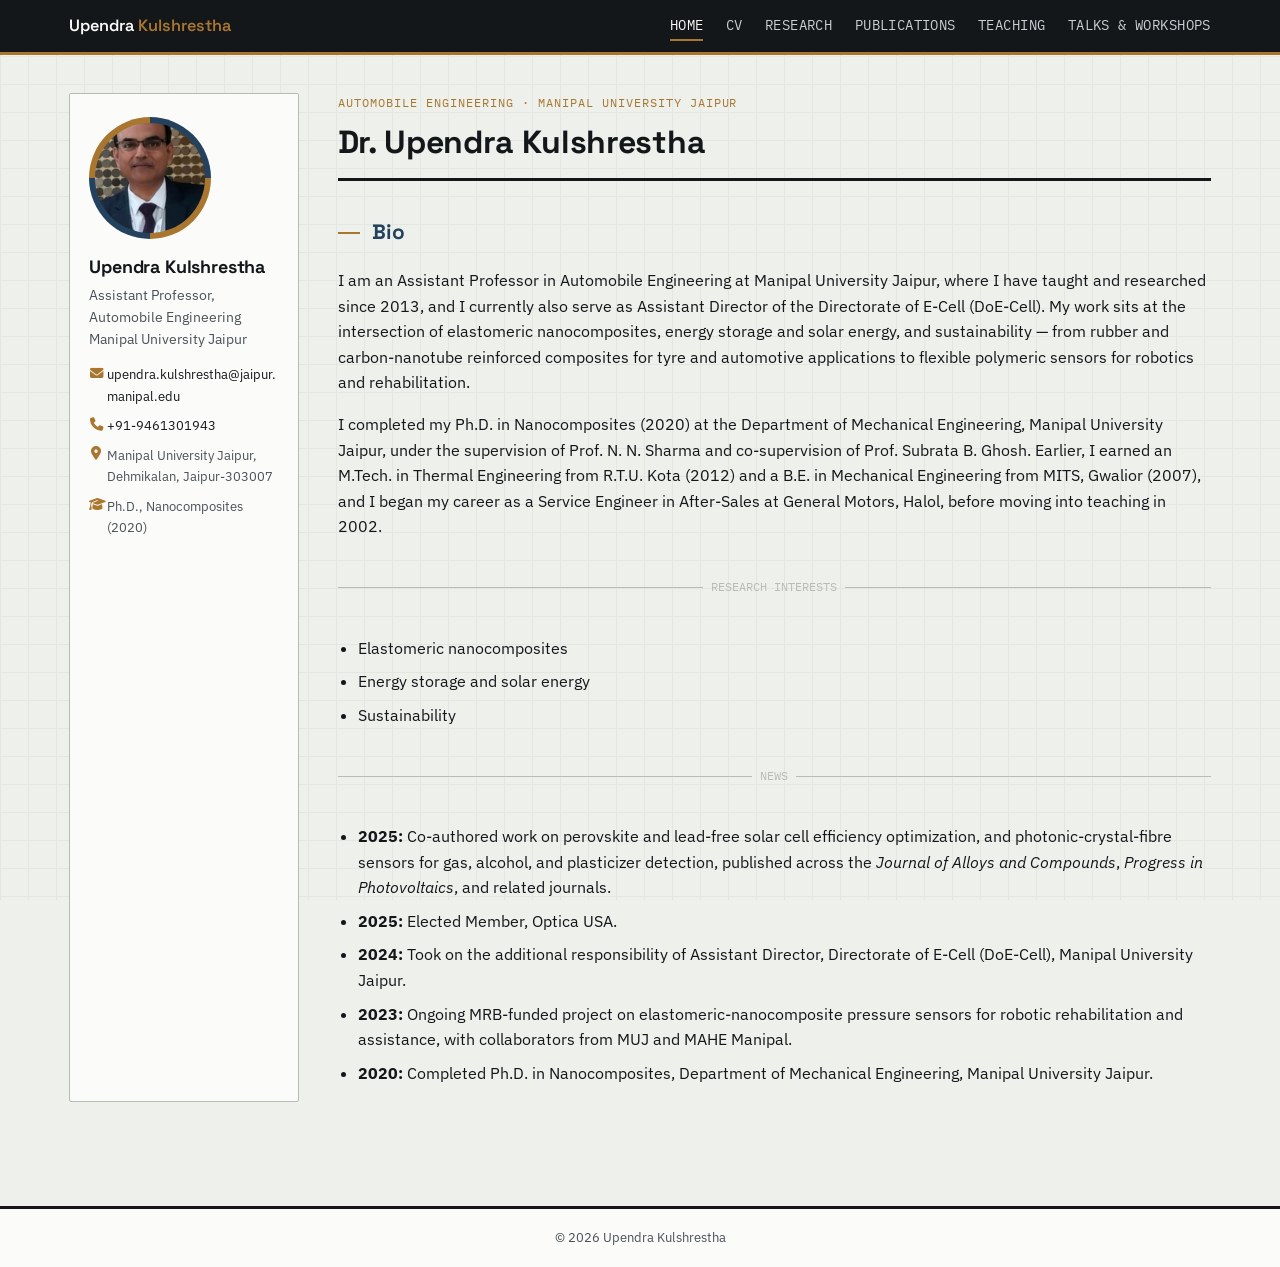
<file: index.html>
<!DOCTYPE html>
<html lang="en">
<head>
<meta charset="UTF-8">
<title>Dr. Upendra Kulshrestha — Home</title>
<meta name="viewport" content="width=device-width, initial-scale=1.0">
<meta name="description" content="Dr. Upendra Kulshrestha — Assistant Professor, Automobile Engineering, Manipal University Jaipur.">
<link rel="stylesheet" href="assets/css/main.css">
<link rel="stylesheet" href="https://cdnjs.cloudflare.com/ajax/libs/font-awesome/6.5.1/css/all.min.css">
</head>
<body>

<div class="topbar">
  <div class="topbar__inner">
    <div class="topbar__brand">Upendra <span>Kulshrestha</span></div>
    <nav>
      <a href="index.html" class="current">Home</a>
      <a href="cv.html">CV</a>
      <a href="research.html">Research</a>
      <a href="publications.html">Publications</a>
      <a href="teaching.html">Teaching</a>
      <a href="talks.html">Talks &amp; Workshops</a>
    </nav>
  </div>
</div>

<div class="shell">
  <aside class="card">
    <div class="badge"><img src="images/profile.jpg" alt="Upendra Kulshrestha" class="badge__photo"></div>
    <h3>Upendra Kulshrestha</h3>
    <div class="role">Assistant Professor, Automobile Engineering<br>Manipal University Jaipur</div>
    <ul>
      <li><i class="fa-solid fa-envelope"></i><a href="mailto:upendra.kulshrestha@jaipur.manipal.edu">upendra.kulshrestha@jaipur.manipal.edu</a></li>
      <li><i class="fa-solid fa-phone"></i><a href="tel:+919461301943">+91-9461301943</a></li>
      <li><i class="fa-solid fa-location-dot"></i>Manipal University Jaipur, Dehmikalan, Jaipur-303007</li>
      <li><i class="fa-solid fa-graduation-cap"></i>Ph.D., Nanocomposites (2020)</li>
    </ul>
  </aside>

  <article>
    <span class="page__kicker">Automobile Engineering &middot; Manipal University Jaipur</span>
    <h1 class="page__title">Dr. Upendra Kulshrestha</h1>

    <section class="block">
      <h1>Bio</h1>
      <p>I am an Assistant Professor in Automobile Engineering at Manipal University Jaipur, where I have taught
      and researched since 2013, and I currently also serve as Assistant Director of the Directorate of
      E-Cell (DoE-Cell). My work sits at the intersection of elastomeric nanocomposites, energy storage and
      solar energy, and sustainability &mdash; from rubber and carbon-nanotube reinforced composites for tyre
      and automotive applications to flexible polymeric sensors for robotics and rehabilitation.</p>
      <p>I completed my Ph.D. in Nanocomposites (2020) at the Department of Mechanical Engineering, Manipal
      University Jaipur, under the supervision of Prof. N. N. Sharma and co-supervision of Prof. Subrata B.
      Ghosh. Earlier, I earned an M.Tech. in Thermal Engineering from R.T.U. Kota (2012) and a B.E. in
      Mechanical Engineering from MITS, Gwalior (2007), and I began my career as a Service Engineer in
      After-Sales at General Motors, Halol, before moving into teaching in 2002.</p>
    </section>

    <div class="dim"><span>RESEARCH INTERESTS</span></div>

    <section class="block">
      <ul class="plain">
        <li>Elastomeric nanocomposites</li>
        <li>Energy storage and solar energy</li>
        <li>Sustainability</li>
      </ul>
    </section>

    <div class="dim"><span>NEWS</span></div>

    <section class="block">
      <ul class="plain">
        <li><strong>2025:</strong> Co-authored work on perovskite and lead-free solar cell efficiency
        optimization, and photonic-crystal-fibre sensors for gas, alcohol, and plasticizer detection,
        published across the <em>Journal of Alloys and Compounds</em>, <em>Progress in Photovoltaics</em>, and
        related journals.</li>
        <li><strong>2025:</strong> Elected Member, Optica USA.</li>
        <li><strong>2024:</strong> Took on the additional responsibility of Assistant Director, Directorate of
        E-Cell (DoE-Cell), Manipal University Jaipur.</li>
        <li><strong>2023:</strong> Ongoing MRB-funded project on elastomeric-nanocomposite pressure sensors for
        robotic rehabilitation and assistance, with collaborators from MUJ and MAHE Manipal.</li>
        <li><strong>2020:</strong> Completed Ph.D. in Nanocomposites, Department of Mechanical Engineering,
        Manipal University Jaipur.</li>
      </ul>
    </section>
  </article>
</div>

<footer class="page__footer">&copy; 2026 Upendra Kulshrestha</footer>
</body>
</html>
</file>
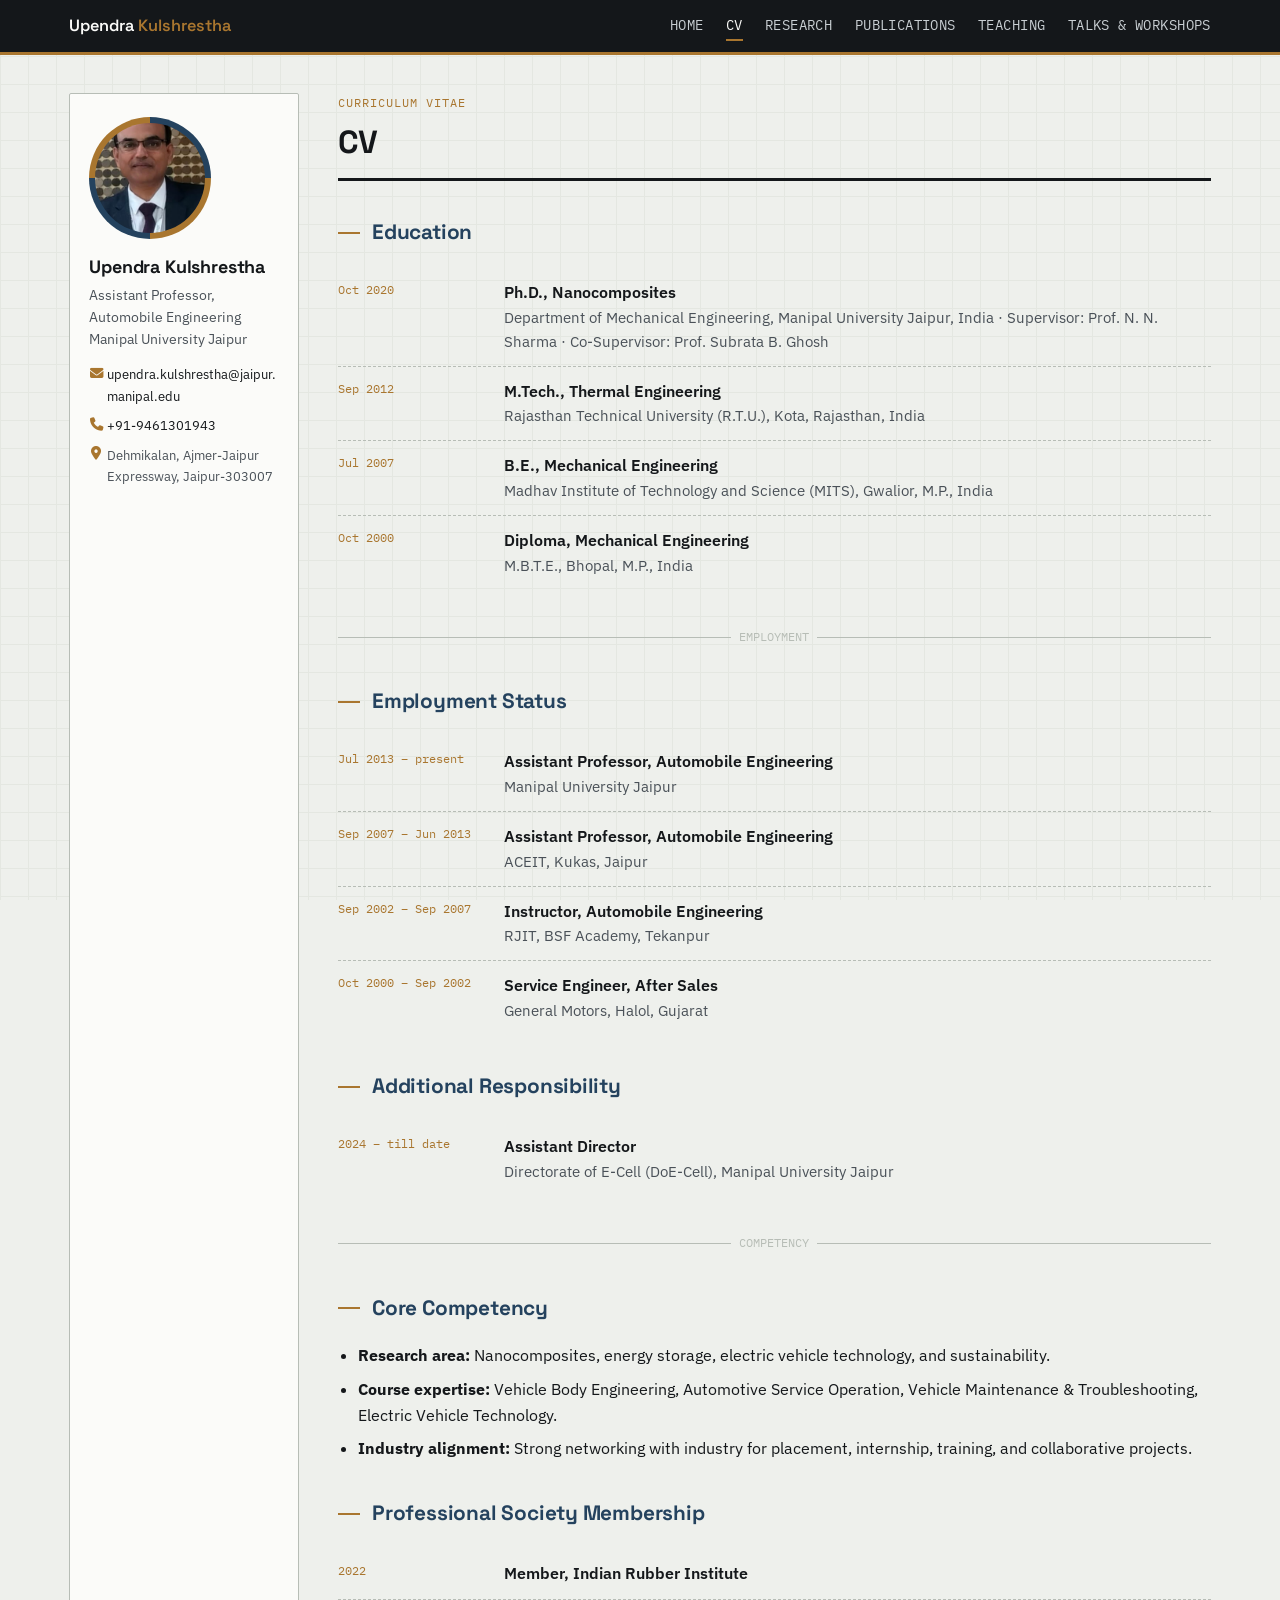
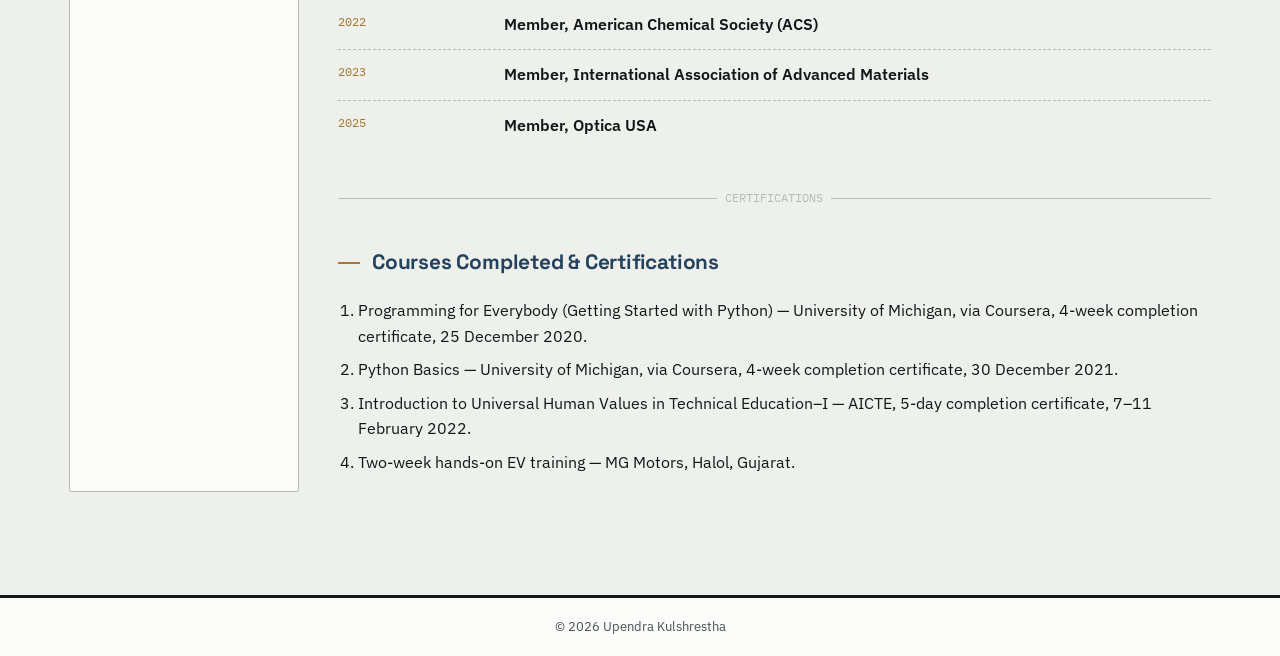
<file: cv.html>
<!DOCTYPE html>
<html lang="en">
<head>
<meta charset="UTF-8">
<title>CV | Dr. Upendra Kulshrestha</title>
<meta name="viewport" content="width=device-width, initial-scale=1.0">
<link rel="stylesheet" href="assets/css/main.css">
<link rel="stylesheet" href="https://cdnjs.cloudflare.com/ajax/libs/font-awesome/6.5.1/css/all.min.css">
</head>
<body>

<div class="topbar">
  <div class="topbar__inner">
    <div class="topbar__brand">Upendra <span>Kulshrestha</span></div>
    <nav>
      <a href="index.html">Home</a>
      <a href="cv.html" class="current">CV</a>
      <a href="research.html">Research</a>
      <a href="publications.html">Publications</a>
      <a href="teaching.html">Teaching</a>
      <a href="talks.html">Talks &amp; Workshops</a>
    </nav>
  </div>
</div>

<div class="shell">
  <aside class="card">
    <div class="badge"><img src="images/profile.jpg" alt="Upendra Kulshrestha" class="badge__photo"></div>
    <h3>Upendra Kulshrestha</h3>
    <div class="role">Assistant Professor, Automobile Engineering<br>Manipal University Jaipur</div>
    <ul>
      <li><i class="fa-solid fa-envelope"></i><a href="mailto:upendra.kulshrestha@jaipur.manipal.edu">upendra.kulshrestha@jaipur.manipal.edu</a></li>
      <li><i class="fa-solid fa-phone"></i><a href="tel:+919461301943">+91-9461301943</a></li>
      <li><i class="fa-solid fa-location-dot"></i>Dehmikalan, Ajmer-Jaipur Expressway, Jaipur-303007</li>
    </ul>
  </aside>

  <article>
    <span class="page__kicker">Curriculum Vitae</span>
    <h1 class="page__title">CV</h1>

    <section class="block">
      <h1>Education</h1>
      <div class="cv-entry"><span class="dates">Oct 2020</span><div><div class="role">Ph.D., Nanocomposites</div><div class="org">Department of Mechanical Engineering, Manipal University Jaipur, India &middot; Supervisor: Prof. N. N. Sharma &middot; Co-Supervisor: Prof. Subrata B. Ghosh</div></div></div>
      <div class="cv-entry"><span class="dates">Sep 2012</span><div><div class="role">M.Tech., Thermal Engineering</div><div class="org">Rajasthan Technical University (R.T.U.), Kota, Rajasthan, India</div></div></div>
      <div class="cv-entry"><span class="dates">Jul 2007</span><div><div class="role">B.E., Mechanical Engineering</div><div class="org">Madhav Institute of Technology and Science (MITS), Gwalior, M.P., India</div></div></div>
      <div class="cv-entry"><span class="dates">Oct 2000</span><div><div class="role">Diploma, Mechanical Engineering</div><div class="org">M.B.T.E., Bhopal, M.P., India</div></div></div>
    </section>

    <div class="dim"><span>EMPLOYMENT</span></div>

    <section class="block">
      <h1>Employment Status</h1>
      <div class="cv-entry"><span class="dates">Jul 2013 &ndash; present</span><div><div class="role">Assistant Professor, Automobile Engineering</div><div class="org">Manipal University Jaipur</div></div></div>
      <div class="cv-entry"><span class="dates">Sep 2007 &ndash; Jun 2013</span><div><div class="role">Assistant Professor, Automobile Engineering</div><div class="org">ACEIT, Kukas, Jaipur</div></div></div>
      <div class="cv-entry"><span class="dates">Sep 2002 &ndash; Sep 2007</span><div><div class="role">Instructor, Automobile Engineering</div><div class="org">RJIT, BSF Academy, Tekanpur</div></div></div>
      <div class="cv-entry"><span class="dates">Oct 2000 &ndash; Sep 2002</span><div><div class="role">Service Engineer, After Sales</div><div class="org">General Motors, Halol, Gujarat</div></div></div>
    </section>

    <section class="block">
      <h1>Additional Responsibility</h1>
      <div class="cv-entry"><span class="dates">2024 &ndash; till date</span><div><div class="role">Assistant Director</div><div class="org">Directorate of E-Cell (DoE-Cell), Manipal University Jaipur</div></div></div>
    </section>

    <div class="dim"><span>COMPETENCY</span></div>

    <section class="block">
      <h1>Core Competency</h1>
      <ul class="plain">
        <li><strong>Research area:</strong> Nanocomposites, energy storage, electric vehicle technology, and sustainability.</li>
        <li><strong>Course expertise:</strong> Vehicle Body Engineering, Automotive Service Operation, Vehicle Maintenance &amp; Troubleshooting, Electric Vehicle Technology.</li>
        <li><strong>Industry alignment:</strong> Strong networking with industry for placement, internship, training, and collaborative projects.</li>
      </ul>
    </section>

    <section class="block">
      <h1>Professional Society Membership</h1>
      <div class="cv-entry"><span class="dates">2022</span><div><div class="role">Member, Indian Rubber Institute</div></div></div>
      <div class="cv-entry"><span class="dates">2022</span><div><div class="role">Member, American Chemical Society (ACS)</div></div></div>
      <div class="cv-entry"><span class="dates">2023</span><div><div class="role">Member, International Association of Advanced Materials</div></div></div>
      <div class="cv-entry"><span class="dates">2025</span><div><div class="role">Member, Optica USA</div></div></div>
    </section>

    <div class="dim"><span>CERTIFICATIONS</span></div>

    <section class="block">
      <h1>Courses Completed &amp; Certifications</h1>
      <ol class="plain">
        <li>Programming for Everybody (Getting Started with Python) &mdash; University of Michigan, via Coursera, 4-week completion certificate, 25 December 2020.</li>
        <li>Python Basics &mdash; University of Michigan, via Coursera, 4-week completion certificate, 30 December 2021.</li>
        <li>Introduction to Universal Human Values in Technical Education&ndash;I &mdash; AICTE, 5-day completion certificate, 7&ndash;11 February 2022.</li>
        <li>Two-week hands-on EV training &mdash; MG Motors, Halol, Gujarat.</li>
      </ol>
    </section>
  </article>
</div>

<footer class="page__footer">&copy; 2026 Upendra Kulshrestha</footer>
</body>
</html>
</file>
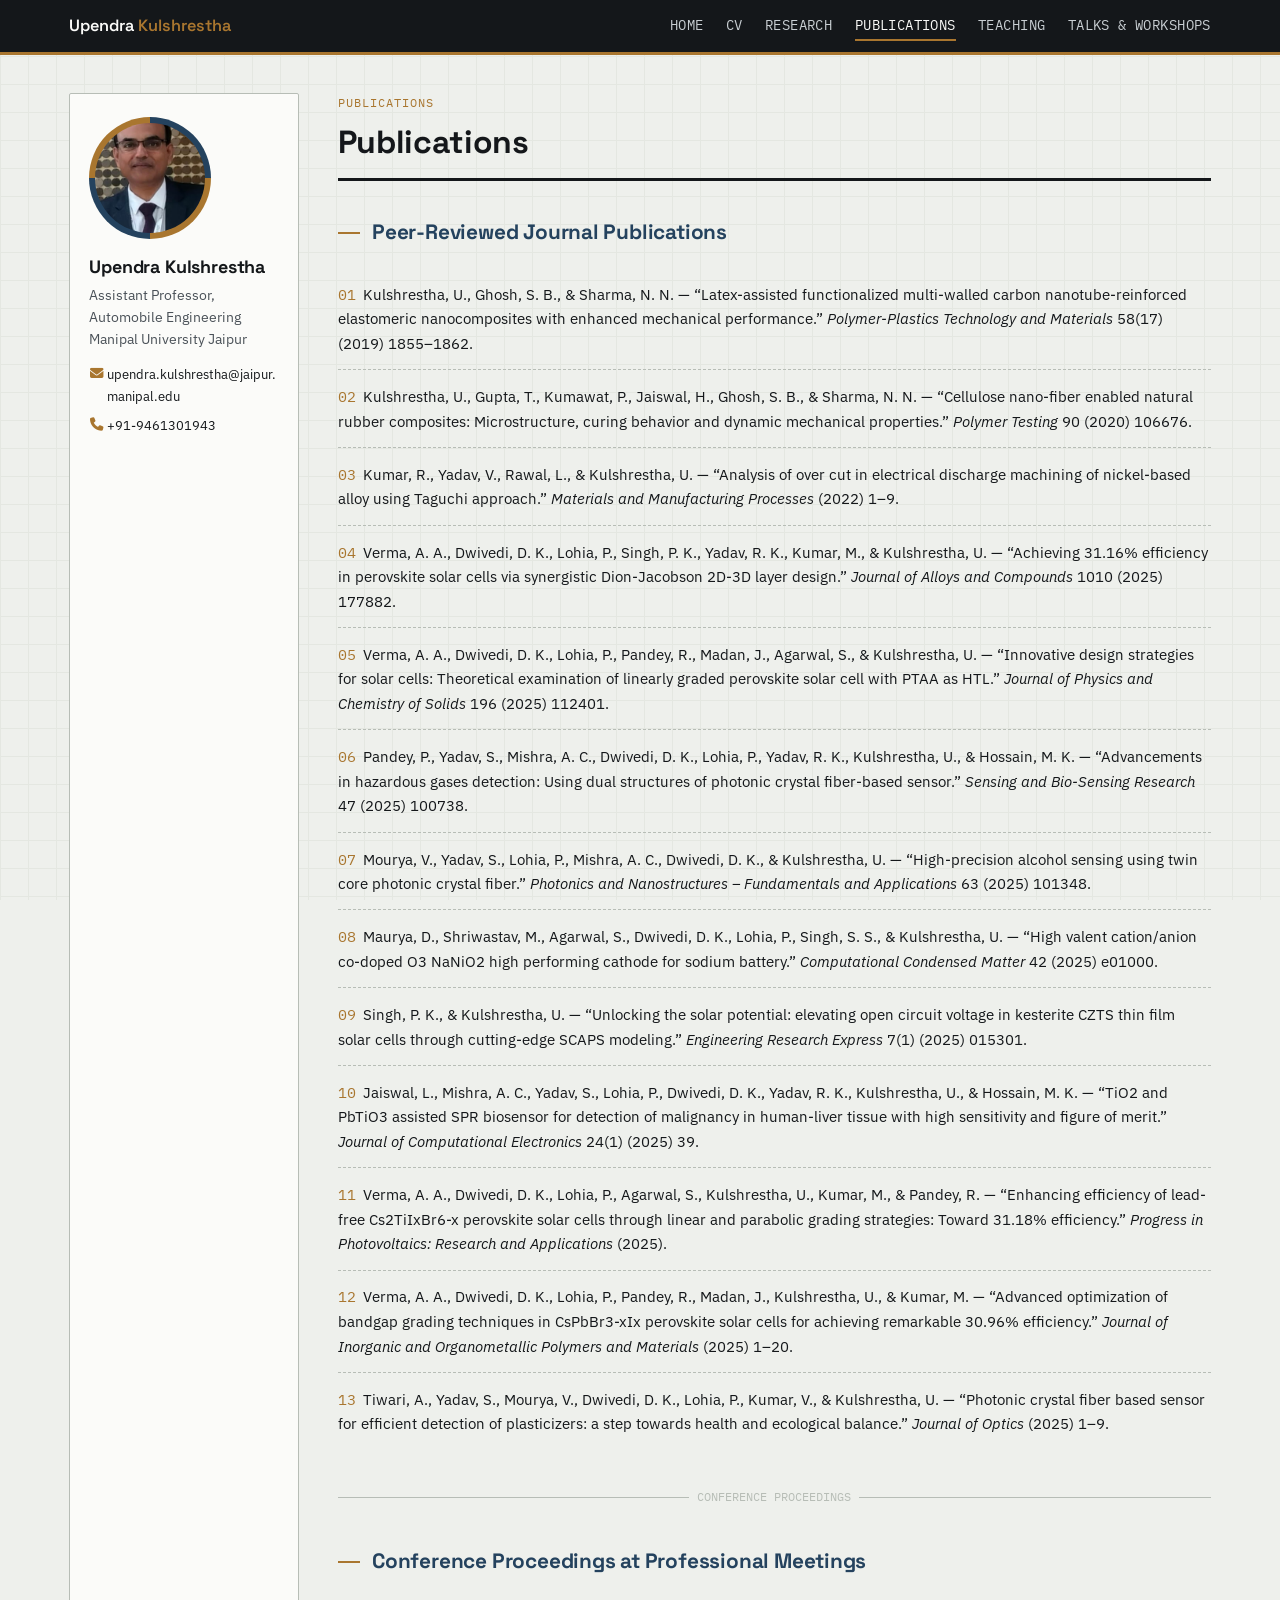
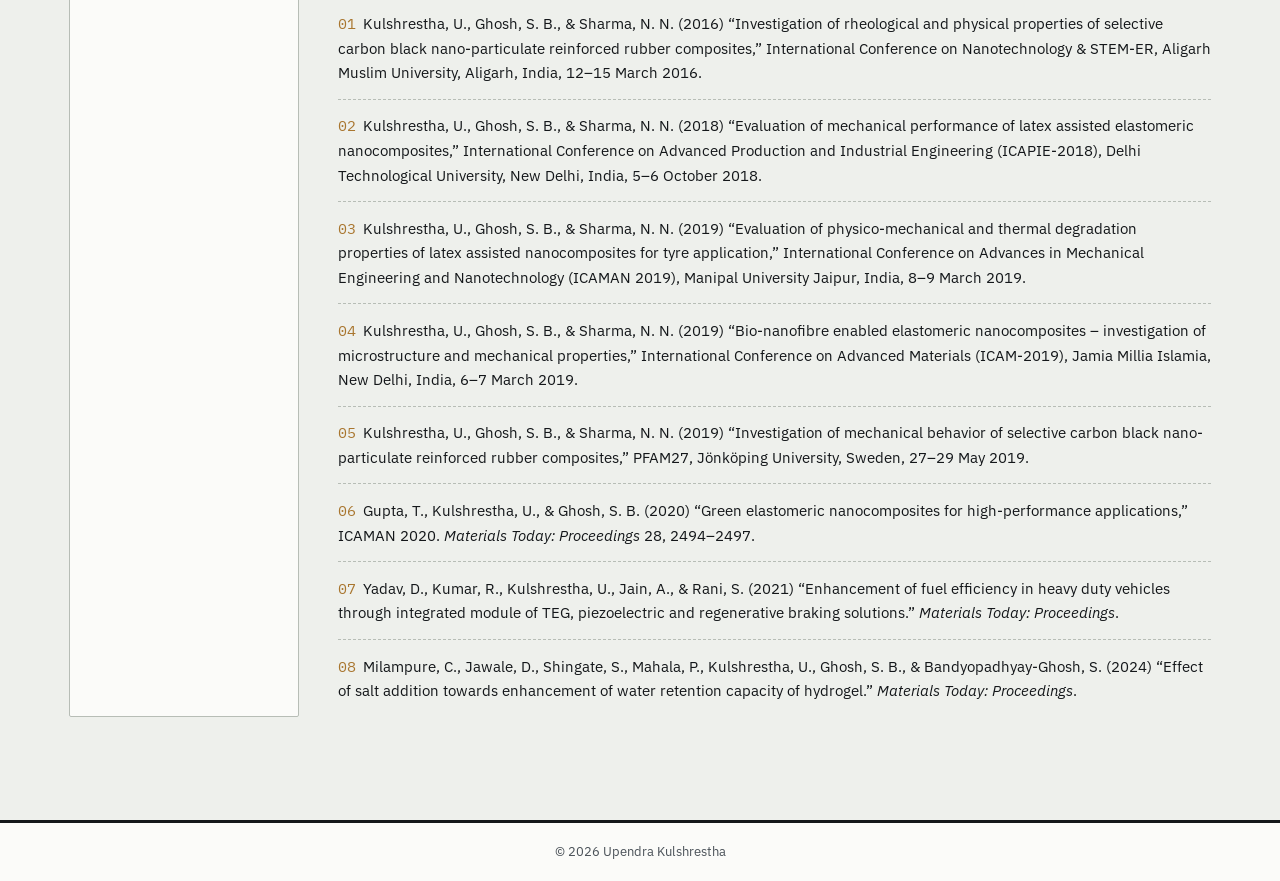
<file: publications.html>
<!DOCTYPE html>
<html lang="en">
<head>
<meta charset="UTF-8">
<title>Publications | Dr. Upendra Kulshrestha</title>
<meta name="viewport" content="width=device-width, initial-scale=1.0">
<link rel="stylesheet" href="assets/css/main.css">
<link rel="stylesheet" href="https://cdnjs.cloudflare.com/ajax/libs/font-awesome/6.5.1/css/all.min.css">
</head>
<body>

<div class="topbar">
  <div class="topbar__inner">
    <div class="topbar__brand">Upendra <span>Kulshrestha</span></div>
    <nav>
      <a href="index.html">Home</a>
      <a href="cv.html">CV</a>
      <a href="research.html">Research</a>
      <a href="publications.html" class="current">Publications</a>
      <a href="teaching.html">Teaching</a>
      <a href="talks.html">Talks &amp; Workshops</a>
    </nav>
  </div>
</div>

<div class="shell">
  <aside class="card">
    <div class="badge"><img src="images/profile.jpg" alt="Upendra Kulshrestha" class="badge__photo"></div>
    <h3>Upendra Kulshrestha</h3>
    <div class="role">Assistant Professor, Automobile Engineering<br>Manipal University Jaipur</div>
    <ul>
      <li><i class="fa-solid fa-envelope"></i><a href="mailto:upendra.kulshrestha@jaipur.manipal.edu">upendra.kulshrestha@jaipur.manipal.edu</a></li>
      <li><i class="fa-solid fa-phone"></i><a href="tel:+919461301943">+91-9461301943</a></li>
    </ul>
  </aside>

  <article>
    <span class="page__kicker">Publications</span>
    <h1 class="page__title">Publications</h1>

    <section class="block">
      <h1>Peer-Reviewed Journal Publications</h1>
      <ol class="pub-list" style="list-style:none; padding-left:0;">
        <li><span class="pub-num">01</span>Kulshrestha, U., Ghosh, S. B., &amp; Sharma, N. N. &mdash; &ldquo;Latex-assisted functionalized multi-walled carbon nanotube-reinforced elastomeric nanocomposites with enhanced mechanical performance.&rdquo; <em>Polymer-Plastics Technology and Materials</em> 58(17) (2019) 1855&ndash;1862.</li>
        <li><span class="pub-num">02</span>Kulshrestha, U., Gupta, T., Kumawat, P., Jaiswal, H., Ghosh, S. B., &amp; Sharma, N. N. &mdash; &ldquo;Cellulose nano-fiber enabled natural rubber composites: Microstructure, curing behavior and dynamic mechanical properties.&rdquo; <em>Polymer Testing</em> 90 (2020) 106676.</li>
        <li><span class="pub-num">03</span>Kumar, R., Yadav, V., Rawal, L., &amp; Kulshrestha, U. &mdash; &ldquo;Analysis of over cut in electrical discharge machining of nickel-based alloy using Taguchi approach.&rdquo; <em>Materials and Manufacturing Processes</em> (2022) 1&ndash;9.</li>
        <li><span class="pub-num">04</span>Verma, A. A., Dwivedi, D. K., Lohia, P., Singh, P. K., Yadav, R. K., Kumar, M., &amp; Kulshrestha, U. &mdash; &ldquo;Achieving 31.16% efficiency in perovskite solar cells via synergistic Dion-Jacobson 2D-3D layer design.&rdquo; <em>Journal of Alloys and Compounds</em> 1010 (2025) 177882.</li>
        <li><span class="pub-num">05</span>Verma, A. A., Dwivedi, D. K., Lohia, P., Pandey, R., Madan, J., Agarwal, S., &amp; Kulshrestha, U. &mdash; &ldquo;Innovative design strategies for solar cells: Theoretical examination of linearly graded perovskite solar cell with PTAA as HTL.&rdquo; <em>Journal of Physics and Chemistry of Solids</em> 196 (2025) 112401.</li>
        <li><span class="pub-num">06</span>Pandey, P., Yadav, S., Mishra, A. C., Dwivedi, D. K., Lohia, P., Yadav, R. K., Kulshrestha, U., &amp; Hossain, M. K. &mdash; &ldquo;Advancements in hazardous gases detection: Using dual structures of photonic crystal fiber-based sensor.&rdquo; <em>Sensing and Bio-Sensing Research</em> 47 (2025) 100738.</li>
        <li><span class="pub-num">07</span>Mourya, V., Yadav, S., Lohia, P., Mishra, A. C., Dwivedi, D. K., &amp; Kulshrestha, U. &mdash; &ldquo;High-precision alcohol sensing using twin core photonic crystal fiber.&rdquo; <em>Photonics and Nanostructures &ndash; Fundamentals and Applications</em> 63 (2025) 101348.</li>
        <li><span class="pub-num">08</span>Maurya, D., Shriwastav, M., Agarwal, S., Dwivedi, D. K., Lohia, P., Singh, S. S., &amp; Kulshrestha, U. &mdash; &ldquo;High valent cation/anion co-doped O3 NaNiO2 high performing cathode for sodium battery.&rdquo; <em>Computational Condensed Matter</em> 42 (2025) e01000.</li>
        <li><span class="pub-num">09</span>Singh, P. K., &amp; Kulshrestha, U. &mdash; &ldquo;Unlocking the solar potential: elevating open circuit voltage in kesterite CZTS thin film solar cells through cutting-edge SCAPS modeling.&rdquo; <em>Engineering Research Express</em> 7(1) (2025) 015301.</li>
        <li><span class="pub-num">10</span>Jaiswal, L., Mishra, A. C., Yadav, S., Lohia, P., Dwivedi, D. K., Yadav, R. K., Kulshrestha, U., &amp; Hossain, M. K. &mdash; &ldquo;TiO2 and PbTiO3 assisted SPR biosensor for detection of malignancy in human-liver tissue with high sensitivity and figure of merit.&rdquo; <em>Journal of Computational Electronics</em> 24(1) (2025) 39.</li>
        <li><span class="pub-num">11</span>Verma, A. A., Dwivedi, D. K., Lohia, P., Agarwal, S., Kulshrestha, U., Kumar, M., &amp; Pandey, R. &mdash; &ldquo;Enhancing efficiency of lead-free Cs2TiIxBr6-x perovskite solar cells through linear and parabolic grading strategies: Toward 31.18% efficiency.&rdquo; <em>Progress in Photovoltaics: Research and Applications</em> (2025).</li>
        <li><span class="pub-num">12</span>Verma, A. A., Dwivedi, D. K., Lohia, P., Pandey, R., Madan, J., Kulshrestha, U., &amp; Kumar, M. &mdash; &ldquo;Advanced optimization of bandgap grading techniques in CsPbBr3-xIx perovskite solar cells for achieving remarkable 30.96% efficiency.&rdquo; <em>Journal of Inorganic and Organometallic Polymers and Materials</em> (2025) 1&ndash;20.</li>
        <li><span class="pub-num">13</span>Tiwari, A., Yadav, S., Mourya, V., Dwivedi, D. K., Lohia, P., Kumar, V., &amp; Kulshrestha, U. &mdash; &ldquo;Photonic crystal fiber based sensor for efficient detection of plasticizers: a step towards health and ecological balance.&rdquo; <em>Journal of Optics</em> (2025) 1&ndash;9.</li>
      </ol>
    </section>

    <div class="dim"><span>CONFERENCE PROCEEDINGS</span></div>

    <section class="block">
      <h1>Conference Proceedings at Professional Meetings</h1>
      <ol class="pub-list" style="list-style:none; padding-left:0;">
        <li><span class="pub-num">01</span>Kulshrestha, U., Ghosh, S. B., &amp; Sharma, N. N. (2016) &ldquo;Investigation of rheological and physical properties of selective carbon black nano-particulate reinforced rubber composites,&rdquo; International Conference on Nanotechnology &amp; STEM-ER, Aligarh Muslim University, Aligarh, India, 12&ndash;15 March 2016.</li>
        <li><span class="pub-num">02</span>Kulshrestha, U., Ghosh, S. B., &amp; Sharma, N. N. (2018) &ldquo;Evaluation of mechanical performance of latex assisted elastomeric nanocomposites,&rdquo; International Conference on Advanced Production and Industrial Engineering (ICAPIE-2018), Delhi Technological University, New Delhi, India, 5&ndash;6 October 2018.</li>
        <li><span class="pub-num">03</span>Kulshrestha, U., Ghosh, S. B., &amp; Sharma, N. N. (2019) &ldquo;Evaluation of physico-mechanical and thermal degradation properties of latex assisted nanocomposites for tyre application,&rdquo; International Conference on Advances in Mechanical Engineering and Nanotechnology (ICAMAN 2019), Manipal University Jaipur, India, 8&ndash;9 March 2019.</li>
        <li><span class="pub-num">04</span>Kulshrestha, U., Ghosh, S. B., &amp; Sharma, N. N. (2019) &ldquo;Bio-nanofibre enabled elastomeric nanocomposites &ndash; investigation of microstructure and mechanical properties,&rdquo; International Conference on Advanced Materials (ICAM-2019), Jamia Millia Islamia, New Delhi, India, 6&ndash;7 March 2019.</li>
        <li><span class="pub-num">05</span>Kulshrestha, U., Ghosh, S. B., &amp; Sharma, N. N. (2019) &ldquo;Investigation of mechanical behavior of selective carbon black nano-particulate reinforced rubber composites,&rdquo; PFAM27, J&ouml;nk&ouml;ping University, Sweden, 27&ndash;29 May 2019.</li>
        <li><span class="pub-num">06</span>Gupta, T., Kulshrestha, U., &amp; Ghosh, S. B. (2020) &ldquo;Green elastomeric nanocomposites for high-performance applications,&rdquo; ICAMAN 2020. <em>Materials Today: Proceedings</em> 28, 2494&ndash;2497.</li>
        <li><span class="pub-num">07</span>Yadav, D., Kumar, R., Kulshrestha, U., Jain, A., &amp; Rani, S. (2021) &ldquo;Enhancement of fuel efficiency in heavy duty vehicles through integrated module of TEG, piezoelectric and regenerative braking solutions.&rdquo; <em>Materials Today: Proceedings</em>.</li>
        <li><span class="pub-num">08</span>Milampure, C., Jawale, D., Shingate, S., Mahala, P., Kulshrestha, U., Ghosh, S. B., &amp; Bandyopadhyay-Ghosh, S. (2024) &ldquo;Effect of salt addition towards enhancement of water retention capacity of hydrogel.&rdquo; <em>Materials Today: Proceedings</em>.</li>
      </ol>
    </section>
  </article>
</div>

<footer class="page__footer">&copy; 2026 Upendra Kulshrestha</footer>
</body>
</html>
</file>
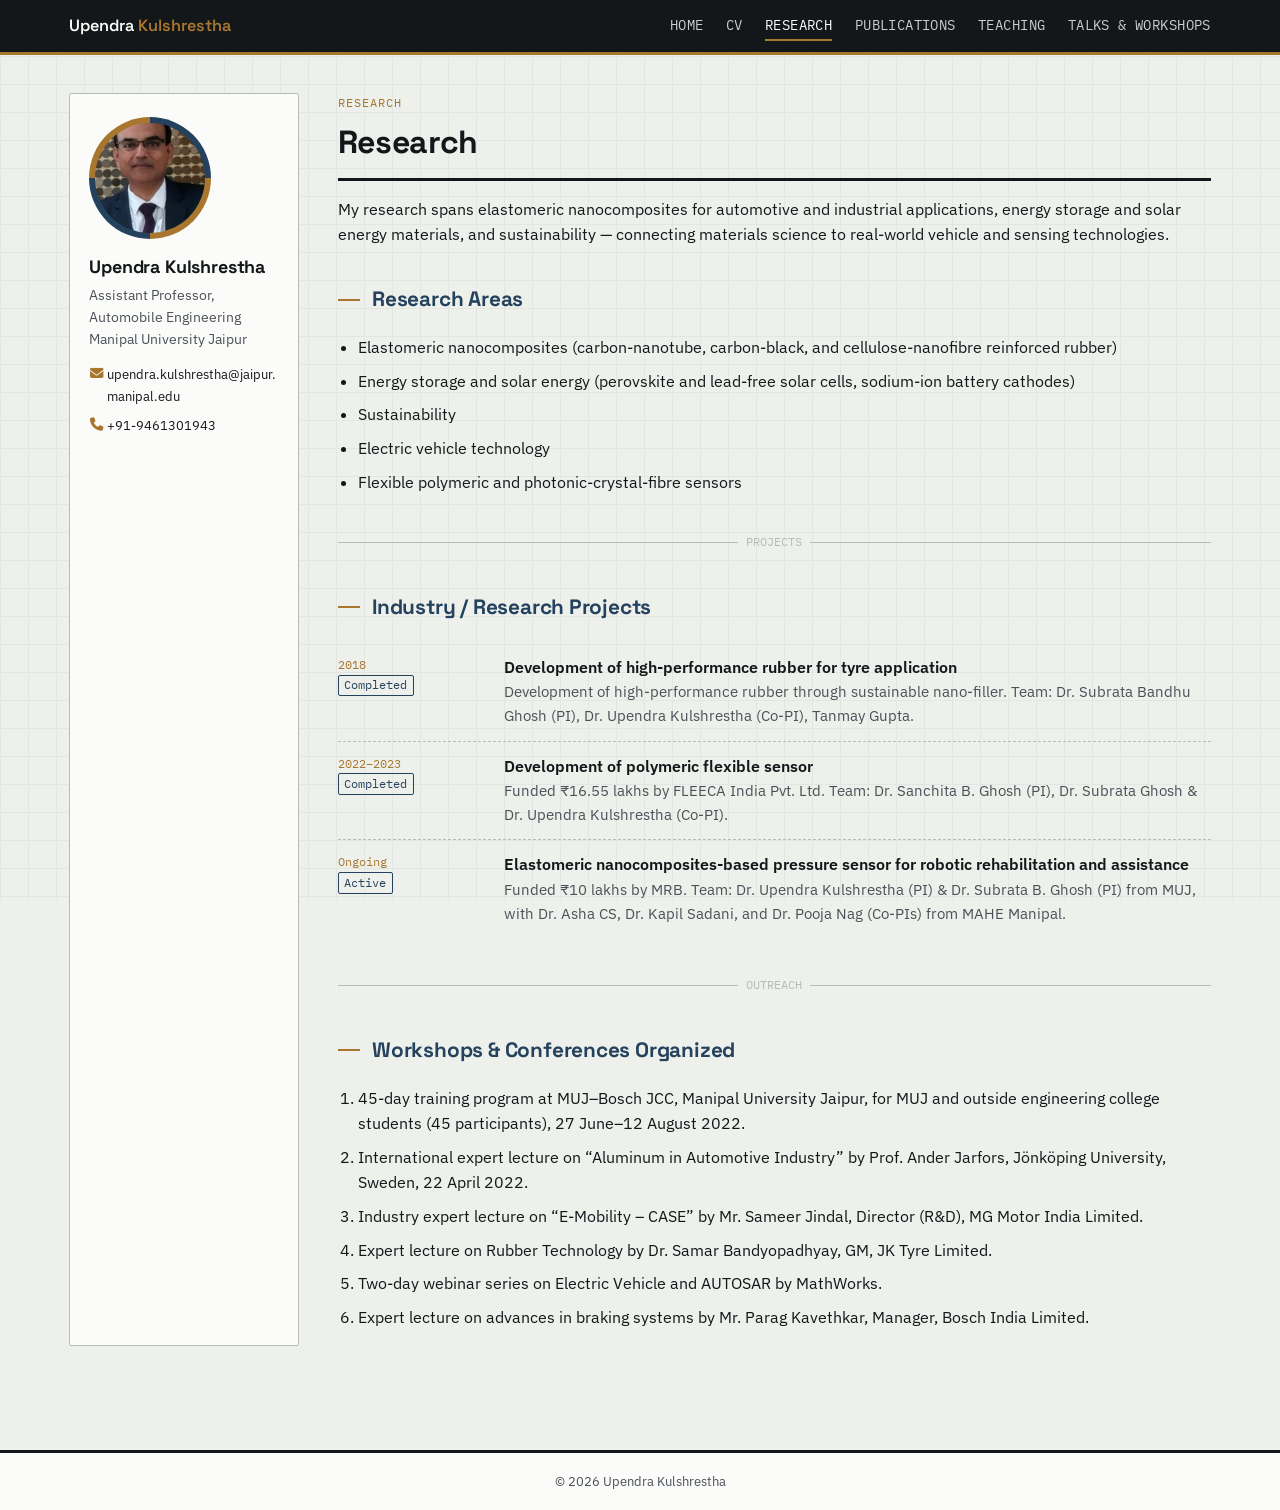
<file: research.html>
<!DOCTYPE html>
<html lang="en">
<head>
<meta charset="UTF-8">
<title>Research | Dr. Upendra Kulshrestha</title>
<meta name="viewport" content="width=device-width, initial-scale=1.0">
<link rel="stylesheet" href="assets/css/main.css">
<link rel="stylesheet" href="https://cdnjs.cloudflare.com/ajax/libs/font-awesome/6.5.1/css/all.min.css">
</head>
<body>

<div class="topbar">
  <div class="topbar__inner">
    <div class="topbar__brand">Upendra <span>Kulshrestha</span></div>
    <nav>
      <a href="index.html">Home</a>
      <a href="cv.html">CV</a>
      <a href="research.html" class="current">Research</a>
      <a href="publications.html">Publications</a>
      <a href="teaching.html">Teaching</a>
      <a href="talks.html">Talks &amp; Workshops</a>
    </nav>
  </div>
</div>

<div class="shell">
  <aside class="card">
    <div class="badge"><img src="images/profile.jpg" alt="Upendra Kulshrestha" class="badge__photo"></div>
    <h3>Upendra Kulshrestha</h3>
    <div class="role">Assistant Professor, Automobile Engineering<br>Manipal University Jaipur</div>
    <ul>
      <li><i class="fa-solid fa-envelope"></i><a href="mailto:upendra.kulshrestha@jaipur.manipal.edu">upendra.kulshrestha@jaipur.manipal.edu</a></li>
      <li><i class="fa-solid fa-phone"></i><a href="tel:+919461301943">+91-9461301943</a></li>
    </ul>
  </aside>

  <article>
    <span class="page__kicker">Research</span>
    <h1 class="page__title">Research</h1>
    <p>My research spans elastomeric nanocomposites for automotive and industrial applications, energy
    storage and solar energy materials, and sustainability &mdash; connecting materials science to
    real-world vehicle and sensing technologies.</p>

    <section class="block">
      <h1>Research Areas</h1>
      <ul class="plain">
        <li>Elastomeric nanocomposites (carbon-nanotube, carbon-black, and cellulose-nanofibre reinforced rubber)</li>
        <li>Energy storage and solar energy (perovskite and lead-free solar cells, sodium-ion battery cathodes)</li>
        <li>Sustainability</li>
        <li>Electric vehicle technology</li>
        <li>Flexible polymeric and photonic-crystal-fibre sensors</li>
      </ul>
    </section>

    <div class="dim"><span>PROJECTS</span></div>

    <section class="block">
      <h1>Industry / Research Projects</h1>

      <div class="cv-entry"><span class="dates">2018<br><span class="tag">Completed</span></span>
        <div>
          <div class="role">Development of high-performance rubber for tyre application</div>
          <div class="org">Development of high-performance rubber through sustainable nano-filler. Team: Dr. Subrata Bandhu Ghosh (PI), Dr. Upendra Kulshrestha (Co-PI), Tanmay Gupta.</div>
        </div>
      </div>

      <div class="cv-entry"><span class="dates">2022&ndash;2023<br><span class="tag">Completed</span></span>
        <div>
          <div class="role">Development of polymeric flexible sensor</div>
          <div class="org">Funded &#8377;16.55 lakhs by FLEECA India Pvt. Ltd. Team: Dr. Sanchita B. Ghosh (PI), Dr. Subrata Ghosh &amp; Dr. Upendra Kulshrestha (Co-PI).</div>
        </div>
      </div>

      <div class="cv-entry"><span class="dates">Ongoing<br><span class="tag">Active</span></span>
        <div>
          <div class="role">Elastomeric nanocomposites-based pressure sensor for robotic rehabilitation and assistance</div>
          <div class="org">Funded &#8377;10 lakhs by MRB. Team: Dr. Upendra Kulshrestha (PI) &amp; Dr. Subrata B. Ghosh (PI) from MUJ, with Dr. Asha CS, Dr. Kapil Sadani, and Dr. Pooja Nag (Co-PIs) from MAHE Manipal.</div>
        </div>
      </div>
    </section>

    <div class="dim"><span>OUTREACH</span></div>

    <section class="block">
      <h1>Workshops &amp; Conferences Organized</h1>
      <ol class="plain">
        <li>45-day training program at MUJ&ndash;Bosch JCC, Manipal University Jaipur, for MUJ and outside engineering college students (45 participants), 27 June&ndash;12 August 2022.</li>
        <li>International expert lecture on &ldquo;Aluminum in Automotive Industry&rdquo; by Prof. Ander Jarfors, J&ouml;nk&ouml;ping University, Sweden, 22 April 2022.</li>
        <li>Industry expert lecture on &ldquo;E-Mobility &ndash; CASE&rdquo; by Mr. Sameer Jindal, Director (R&amp;D), MG Motor India Limited.</li>
        <li>Expert lecture on Rubber Technology by Dr. Samar Bandyopadhyay, GM, JK Tyre Limited.</li>
        <li>Two-day webinar series on Electric Vehicle and AUTOSAR by MathWorks.</li>
        <li>Expert lecture on advances in braking systems by Mr. Parag Kavethkar, Manager, Bosch India Limited.</li>
      </ol>
    </section>
  </article>
</div>

<footer class="page__footer">&copy; 2026 Upendra Kulshrestha</footer>
</body>
</html>
</file>
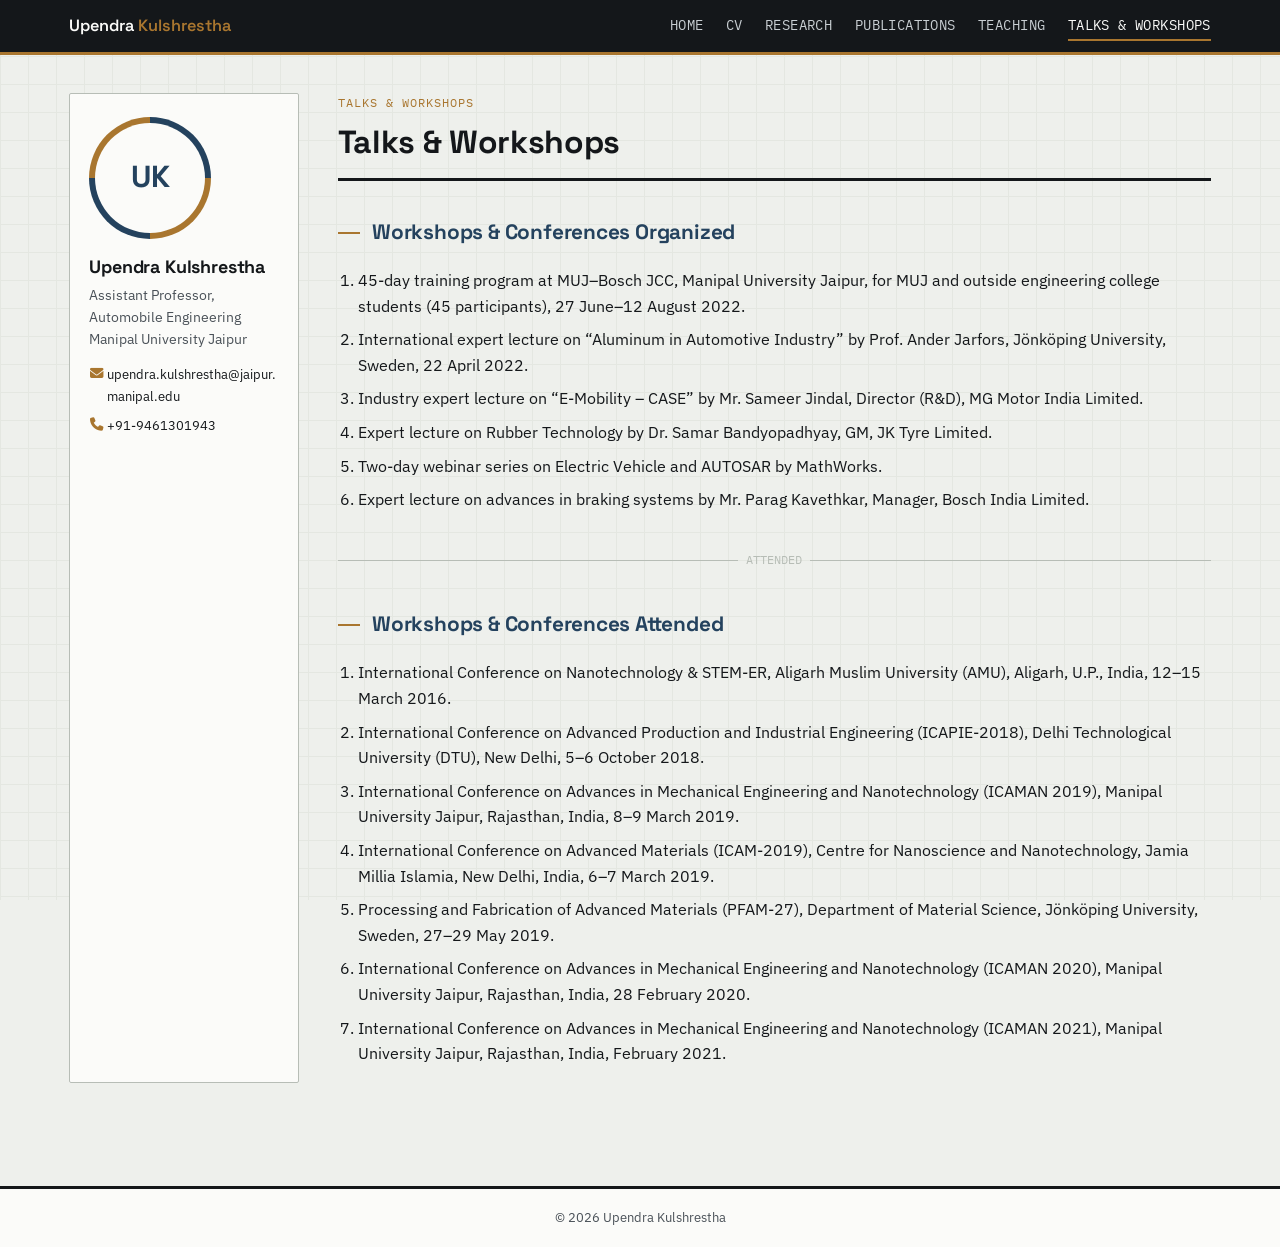
<file: talks.html>
<!DOCTYPE html>
<html lang="en">
<head>
<meta charset="UTF-8">
<title>Talks &amp; Workshops | Dr. Upendra Kulshrestha</title>
<meta name="viewport" content="width=device-width, initial-scale=1.0">
<link rel="stylesheet" href="assets/css/main.css">
<link rel="stylesheet" href="https://cdnjs.cloudflare.com/ajax/libs/font-awesome/6.5.1/css/all.min.css">
</head>
<body>

<div class="topbar">
  <div class="topbar__inner">
    <div class="topbar__brand">Upendra <span>Kulshrestha</span></div>
    <nav>
      <a href="index.html">Home</a>
      <a href="cv.html">CV</a>
      <a href="research.html">Research</a>
      <a href="publications.html">Publications</a>
      <a href="teaching.html">Teaching</a>
      <a href="talks.html" class="current">Talks &amp; Workshops</a>
    </nav>
  </div>
</div>

<div class="shell">
  <aside class="card">
    <div class="badge"><div class="badge__inner">UK</div></div>
    <h3>Upendra Kulshrestha</h3>
    <div class="role">Assistant Professor, Automobile Engineering<br>Manipal University Jaipur</div>
    <ul>
      <li><i class="fa-solid fa-envelope"></i><a href="mailto:upendra.kulshrestha@jaipur.manipal.edu">upendra.kulshrestha@jaipur.manipal.edu</a></li>
      <li><i class="fa-solid fa-phone"></i><a href="tel:+919461301943">+91-9461301943</a></li>
    </ul>
  </aside>

  <article>
    <span class="page__kicker">Talks &amp; Workshops</span>
    <h1 class="page__title">Talks &amp; Workshops</h1>

    <section class="block">
      <h1>Workshops &amp; Conferences Organized</h1>
      <ol class="plain">
        <li>45-day training program at MUJ&ndash;Bosch JCC, Manipal University Jaipur, for MUJ and outside engineering college students (45 participants), 27 June&ndash;12 August 2022.</li>
        <li>International expert lecture on &ldquo;Aluminum in Automotive Industry&rdquo; by Prof. Ander Jarfors, J&ouml;nk&ouml;ping University, Sweden, 22 April 2022.</li>
        <li>Industry expert lecture on &ldquo;E-Mobility &ndash; CASE&rdquo; by Mr. Sameer Jindal, Director (R&amp;D), MG Motor India Limited.</li>
        <li>Expert lecture on Rubber Technology by Dr. Samar Bandyopadhyay, GM, JK Tyre Limited.</li>
        <li>Two-day webinar series on Electric Vehicle and AUTOSAR by MathWorks.</li>
        <li>Expert lecture on advances in braking systems by Mr. Parag Kavethkar, Manager, Bosch India Limited.</li>
      </ol>
    </section>

    <div class="dim"><span>ATTENDED</span></div>

    <section class="block">
      <h1>Workshops &amp; Conferences Attended</h1>
      <ol class="plain">
        <li>International Conference on Nanotechnology &amp; STEM-ER, Aligarh Muslim University (AMU), Aligarh, U.P., India, 12&ndash;15 March 2016.</li>
        <li>International Conference on Advanced Production and Industrial Engineering (ICAPIE-2018), Delhi Technological University (DTU), New Delhi, 5&ndash;6 October 2018.</li>
        <li>International Conference on Advances in Mechanical Engineering and Nanotechnology (ICAMAN 2019), Manipal University Jaipur, Rajasthan, India, 8&ndash;9 March 2019.</li>
        <li>International Conference on Advanced Materials (ICAM-2019), Centre for Nanoscience and Nanotechnology, Jamia Millia Islamia, New Delhi, India, 6&ndash;7 March 2019.</li>
        <li>Processing and Fabrication of Advanced Materials (PFAM-27), Department of Material Science, J&ouml;nk&ouml;ping University, Sweden, 27&ndash;29 May 2019.</li>
        <li>International Conference on Advances in Mechanical Engineering and Nanotechnology (ICAMAN 2020), Manipal University Jaipur, Rajasthan, India, 28 February 2020.</li>
        <li>International Conference on Advances in Mechanical Engineering and Nanotechnology (ICAMAN 2021), Manipal University Jaipur, Rajasthan, India, February 2021.</li>
      </ol>
    </section>
  </article>
</div>

<footer class="page__footer">&copy; 2026 Upendra Kulshrestha</footer>
</body>
</html>
</file>
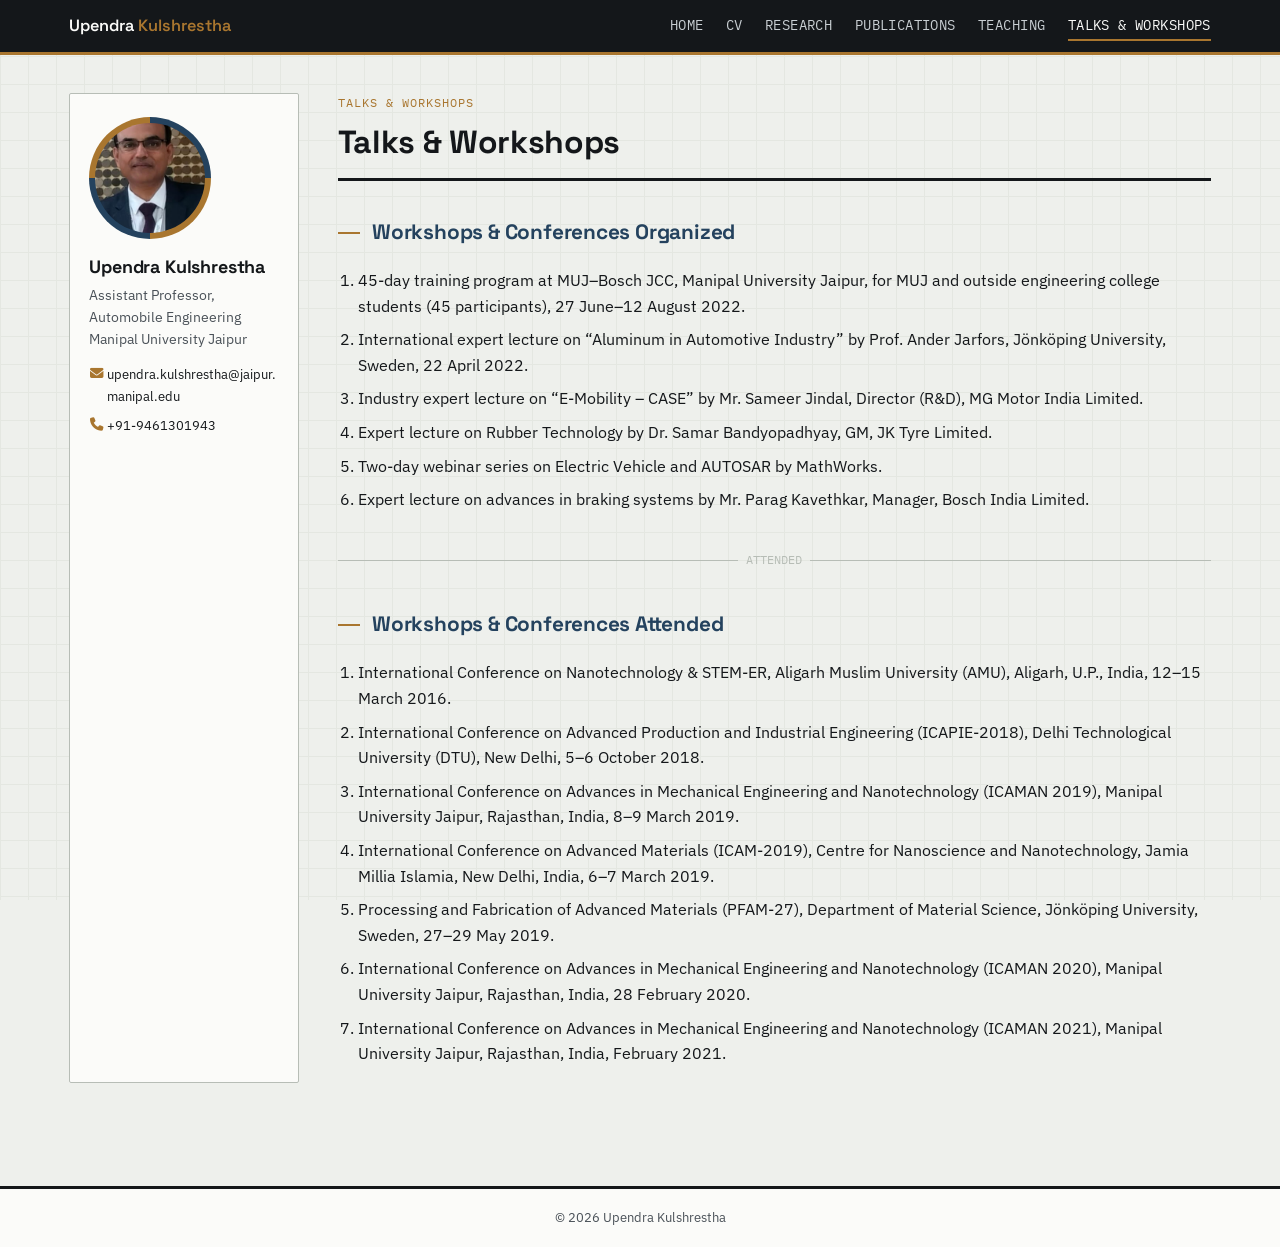
<file: teaching.html>
<!DOCTYPE html>
<html lang="en">
<head>
<meta charset="UTF-8">
<title>Talks &amp; Workshops | Dr. Upendra Kulshrestha</title>
<meta name="viewport" content="width=device-width, initial-scale=1.0">
<link rel="stylesheet" href="assets/css/main.css">
<link rel="stylesheet" href="https://cdnjs.cloudflare.com/ajax/libs/font-awesome/6.5.1/css/all.min.css">
</head>
<body>

<div class="topbar">
  <div class="topbar__inner">
    <div class="topbar__brand">Upendra <span>Kulshrestha</span></div>
    <nav>
      <a href="index.html">Home</a>
      <a href="cv.html">CV</a>
      <a href="research.html">Research</a>
      <a href="publications.html">Publications</a>
      <a href="teaching.html">Teaching</a>
      <a href="talks.html" class="current">Talks &amp; Workshops</a>
    </nav>
  </div>
</div>

<div class="shell">
  <aside class="card">
    <div class="badge"><img src="images/profile.jpg" alt="Upendra Kulshrestha" class="badge__photo"></div>
    <h3>Upendra Kulshrestha</h3>
    <div class="role">Assistant Professor, Automobile Engineering<br>Manipal University Jaipur</div>
    <ul>
      <li><i class="fa-solid fa-envelope"></i><a href="mailto:upendra.kulshrestha@jaipur.manipal.edu">upendra.kulshrestha@jaipur.manipal.edu</a></li>
      <li><i class="fa-solid fa-phone"></i><a href="tel:+919461301943">+91-9461301943</a></li>
    </ul>
  </aside>

  <article>
    <span class="page__kicker">Talks &amp; Workshops</span>
    <h1 class="page__title">Talks &amp; Workshops</h1>

    <section class="block">
      <h1>Workshops &amp; Conferences Organized</h1>
      <ol class="plain">
        <li>45-day training program at MUJ&ndash;Bosch JCC, Manipal University Jaipur, for MUJ and outside engineering college students (45 participants), 27 June&ndash;12 August 2022.</li>
        <li>International expert lecture on &ldquo;Aluminum in Automotive Industry&rdquo; by Prof. Ander Jarfors, J&ouml;nk&ouml;ping University, Sweden, 22 April 2022.</li>
        <li>Industry expert lecture on &ldquo;E-Mobility &ndash; CASE&rdquo; by Mr. Sameer Jindal, Director (R&amp;D), MG Motor India Limited.</li>
        <li>Expert lecture on Rubber Technology by Dr. Samar Bandyopadhyay, GM, JK Tyre Limited.</li>
        <li>Two-day webinar series on Electric Vehicle and AUTOSAR by MathWorks.</li>
        <li>Expert lecture on advances in braking systems by Mr. Parag Kavethkar, Manager, Bosch India Limited.</li>
      </ol>
    </section>

    <div class="dim"><span>ATTENDED</span></div>

    <section class="block">
      <h1>Workshops &amp; Conferences Attended</h1>
      <ol class="plain">
        <li>International Conference on Nanotechnology &amp; STEM-ER, Aligarh Muslim University (AMU), Aligarh, U.P., India, 12&ndash;15 March 2016.</li>
        <li>International Conference on Advanced Production and Industrial Engineering (ICAPIE-2018), Delhi Technological University (DTU), New Delhi, 5&ndash;6 October 2018.</li>
        <li>International Conference on Advances in Mechanical Engineering and Nanotechnology (ICAMAN 2019), Manipal University Jaipur, Rajasthan, India, 8&ndash;9 March 2019.</li>
        <li>International Conference on Advanced Materials (ICAM-2019), Centre for Nanoscience and Nanotechnology, Jamia Millia Islamia, New Delhi, India, 6&ndash;7 March 2019.</li>
        <li>Processing and Fabrication of Advanced Materials (PFAM-27), Department of Material Science, J&ouml;nk&ouml;ping University, Sweden, 27&ndash;29 May 2019.</li>
        <li>International Conference on Advances in Mechanical Engineering and Nanotechnology (ICAMAN 2020), Manipal University Jaipur, Rajasthan, India, 28 February 2020.</li>
        <li>International Conference on Advances in Mechanical Engineering and Nanotechnology (ICAMAN 2021), Manipal University Jaipur, Rajasthan, India, February 2021.</li>
      </ol>
    </section>
  </article>
</div>

<footer class="page__footer">&copy; 2026 Upendra Kulshrestha</footer>
</body>
</html>
</file>
<file: assets/css/main.css>
/* ============================================================
   Dr. Upendra Kulshrestha — academic site
   Design language: technical drawing / engineering spec sheet.
   Palette:
     --paper   #eef0ec  (drafting-paper grey-green)
     --ink     #14171a  (near-black)
     --steel   #24425e  (blueprint steel-blue — primary)
     --brass   #a9762f  (brass/gauge accent)
     --line    #9aa3ab  (rule / tick-mark grey)
   Type: Space Grotesk (display) / IBM Plex Sans (body) / IBM Plex Mono (data)
   ============================================================ */

@import url('https://fonts.googleapis.com/css2?family=Space+Grotesk:wght@500;600;700&family=IBM+Plex+Sans:wght@400;500;600&family=IBM+Plex+Mono:wght@400;500&display=swap');

:root{
  --paper:#eef0ec;
  --paper-2:#e4e7e1;
  --ink:#14171a;
  --ink-soft:#4a5158;
  --steel:#24425e;
  --steel-light:#3a5a7a;
  --brass:#a9762f;
  --line:#b7bdb6;
  --white:#fbfbf9;
  --radius:2px;
  --maxw:920px;
}

*{box-sizing:border-box;}

html{scroll-behavior:smooth;}

body{
  margin:0;
  background:var(--paper);
  color:var(--ink);
  font-family:'IBM Plex Sans', system-ui, sans-serif;
  font-size:16px;
  line-height:1.6;
  background-image:
    linear-gradient(var(--paper-2) 1px, transparent 1px),
    linear-gradient(90deg, var(--paper-2) 1px, transparent 1px);
  background-size:28px 28px;
  background-attachment:fixed;
}

a{color:var(--steel); text-decoration:none;}
a:hover{color:var(--brass); text-decoration:underline;}
a:focus-visible, button:focus-visible{outline:2px solid var(--brass); outline-offset:2px;}

h1,h2,h3{
  font-family:'Space Grotesk', sans-serif;
  color:var(--ink);
  margin:0 0 .4em;
  letter-spacing:-0.01em;
}

.mono{font-family:'IBM Plex Mono', monospace;}

/* ---------- Top nav (dimension-strip style) ---------- */
.topbar{
  background:var(--ink);
  color:var(--paper);
  position:sticky; top:0; z-index:50;
  border-bottom:3px solid var(--brass);
}
.topbar__inner{
  max-width:calc(var(--maxw) + 260px);
  margin:0 auto;
  display:flex; align-items:center; justify-content:space-between;
  padding:.7em 1.2em;
  gap:1em; flex-wrap:wrap;
}
.topbar__brand{
  font-family:'Space Grotesk', sans-serif;
  font-weight:600;
  font-size:1.02rem;
  color:var(--white);
}
.topbar__brand span{color:var(--brass);}
.topbar nav{display:flex; gap:1.4em; flex-wrap:wrap;}
.topbar nav a{
  color:#c9cfd3;
  font-size:.86rem;
  font-family:'IBM Plex Mono', monospace;
  letter-spacing:.03em;
  text-transform:uppercase;
  text-decoration:none;
  padding:.2em 0;
  border-bottom:2px solid transparent;
}
.topbar nav a:hover, .topbar nav a.current{
  color:var(--white);
  border-bottom-color:var(--brass);
}

/* ---------- Page shell ---------- */
.shell{
  max-width:calc(var(--maxw) + 260px);
  margin:0 auto;
  display:grid;
  grid-template-columns:230px 1fr;
  gap:2.4em;
  padding:2.4em 1.2em 4em;
}
@media (max-width:760px){
  .shell{grid-template-columns:1fr;}
}

/* ---------- Sidebar / identity card ---------- */
.card{
  background:var(--white);
  border:1px solid var(--line);
  border-radius:var(--radius);
  padding:1.4em 1.2em;
  position:sticky; top:5.2em;
}
@media (max-width:760px){ .card{position:static;} }

.badge{
  width:122px; height:122px;
  border-radius:50%;
  background:conic-gradient(var(--steel) 0 25%, var(--brass) 25% 50%, var(--steel) 50% 75%, var(--brass) 75% 100%);
  display:flex; align-items:center; justify-content:center;
  margin-bottom:.9em;
}
.badge__inner{
  width:110px; height:110px; border-radius:50%;
  background:var(--white);
  display:flex; align-items:center; justify-content:center;
  font-family:'Space Grotesk', sans-serif;
  font-weight:700; font-size:1.9rem; color:var(--steel);
}

.badge__photo{
  width:110px; height:110px;
  border-radius:50%;
  object-fit:cover;
  display:block;
}

.card h3{font-size:1.12rem; margin-bottom:.15em;}
.card .role{font-size:.86rem; color:var(--ink-soft); margin-bottom:1em;}

.card ul{list-style:none; margin:0; padding:0;}
.card li{
  font-size:.84rem;
  margin-bottom:.6em;
  padding-left:1.3em;
  position:relative;
  color:var(--ink-soft);
  overflow-wrap:anywhere;
  word-break:break-word;
}
.card li i{position:absolute; left:0; top:.18em; color:var(--brass); width:1em; text-align:center;}
.card li a{color:var(--ink); overflow-wrap:anywhere; word-break:break-word;}
.card li a:hover{color:var(--brass);}

/* ---------- Main article ---------- */
.page__title{
  font-size:2rem;
  border-bottom:3px solid var(--ink);
  padding-bottom:.3em;
  margin-bottom:.2em;
}
.page__kicker{
  font-family:'IBM Plex Mono', monospace;
  font-size:.78rem;
  letter-spacing:.08em;
  text-transform:uppercase;
  color:var(--brass);
  margin-bottom:.3em;
  display:block;
}

section.block{margin-top:2.2em;}
section.block h1, section.block h2{
  font-size:1.3rem;
  display:flex; align-items:center; gap:.6em;
  color:var(--steel);
  margin-bottom:.9em;
}
section.block h1::before, section.block h2::before{
  content:"";
  width:22px; height:2px; background:var(--brass); display:inline-block;
}

/* dimension-line divider between blocks */
.dim{
  display:flex; align-items:center; gap:.5em;
  margin:2.4em 0;
  color:var(--line);
}
.dim::before, .dim::after{content:""; flex:1; height:1px; background:var(--line);}
.dim span{font-family:'IBM Plex Mono', monospace; font-size:.74rem; color:var(--line); white-space:nowrap;}

/* ---------- CV entries ---------- */
.cv-entry{
  display:grid;
  grid-template-columns:150px 1fr;
  gap:1em;
  padding:.75em 0;
  border-bottom:1px dashed var(--line);
}
.cv-entry:last-child{border-bottom:none;}
.cv-entry .dates{
  font-family:'IBM Plex Mono', monospace;
  font-size:.78rem;
  color:var(--brass);
  white-space:nowrap;
}
.cv-entry .role{font-weight:600;}
.cv-entry .org{color:var(--ink-soft); font-size:.94rem;}
@media (max-width:560px){
  .cv-entry{grid-template-columns:1fr;}
}

/* ---------- Lists / publications ---------- */
.pub-list{list-style:none; margin:0; padding:0;}
.pub-list li{
  padding:.9em 0;
  border-bottom:1px dashed var(--line);
  font-size:.96rem;
}
.pub-list li:last-child{border-bottom:none;}
.pub-num{
  font-family:'IBM Plex Mono', monospace;
  color:var(--brass);
  margin-right:.5em;
}
.pub-list a{word-break:break-word;}

ul.plain, ol.plain{padding-left:1.3em;}
ul.plain li, ol.plain li{margin-bottom:.5em;}

.tag{
  display:inline-block;
  font-family:'IBM Plex Mono', monospace;
  font-size:.72rem;
  border:1px solid var(--steel);
  color:var(--steel);
  padding:.05em .5em;
  border-radius:2px;
  margin-right:.4em;
}

/* ---------- Footer ---------- */
.page__footer{
  border-top:3px solid var(--ink);
  margin-top:3em;
  padding:1.4em 1.2em;
  text-align:center;
  font-size:.82rem;
  color:var(--ink-soft);
  background:var(--white);
}
</file>
